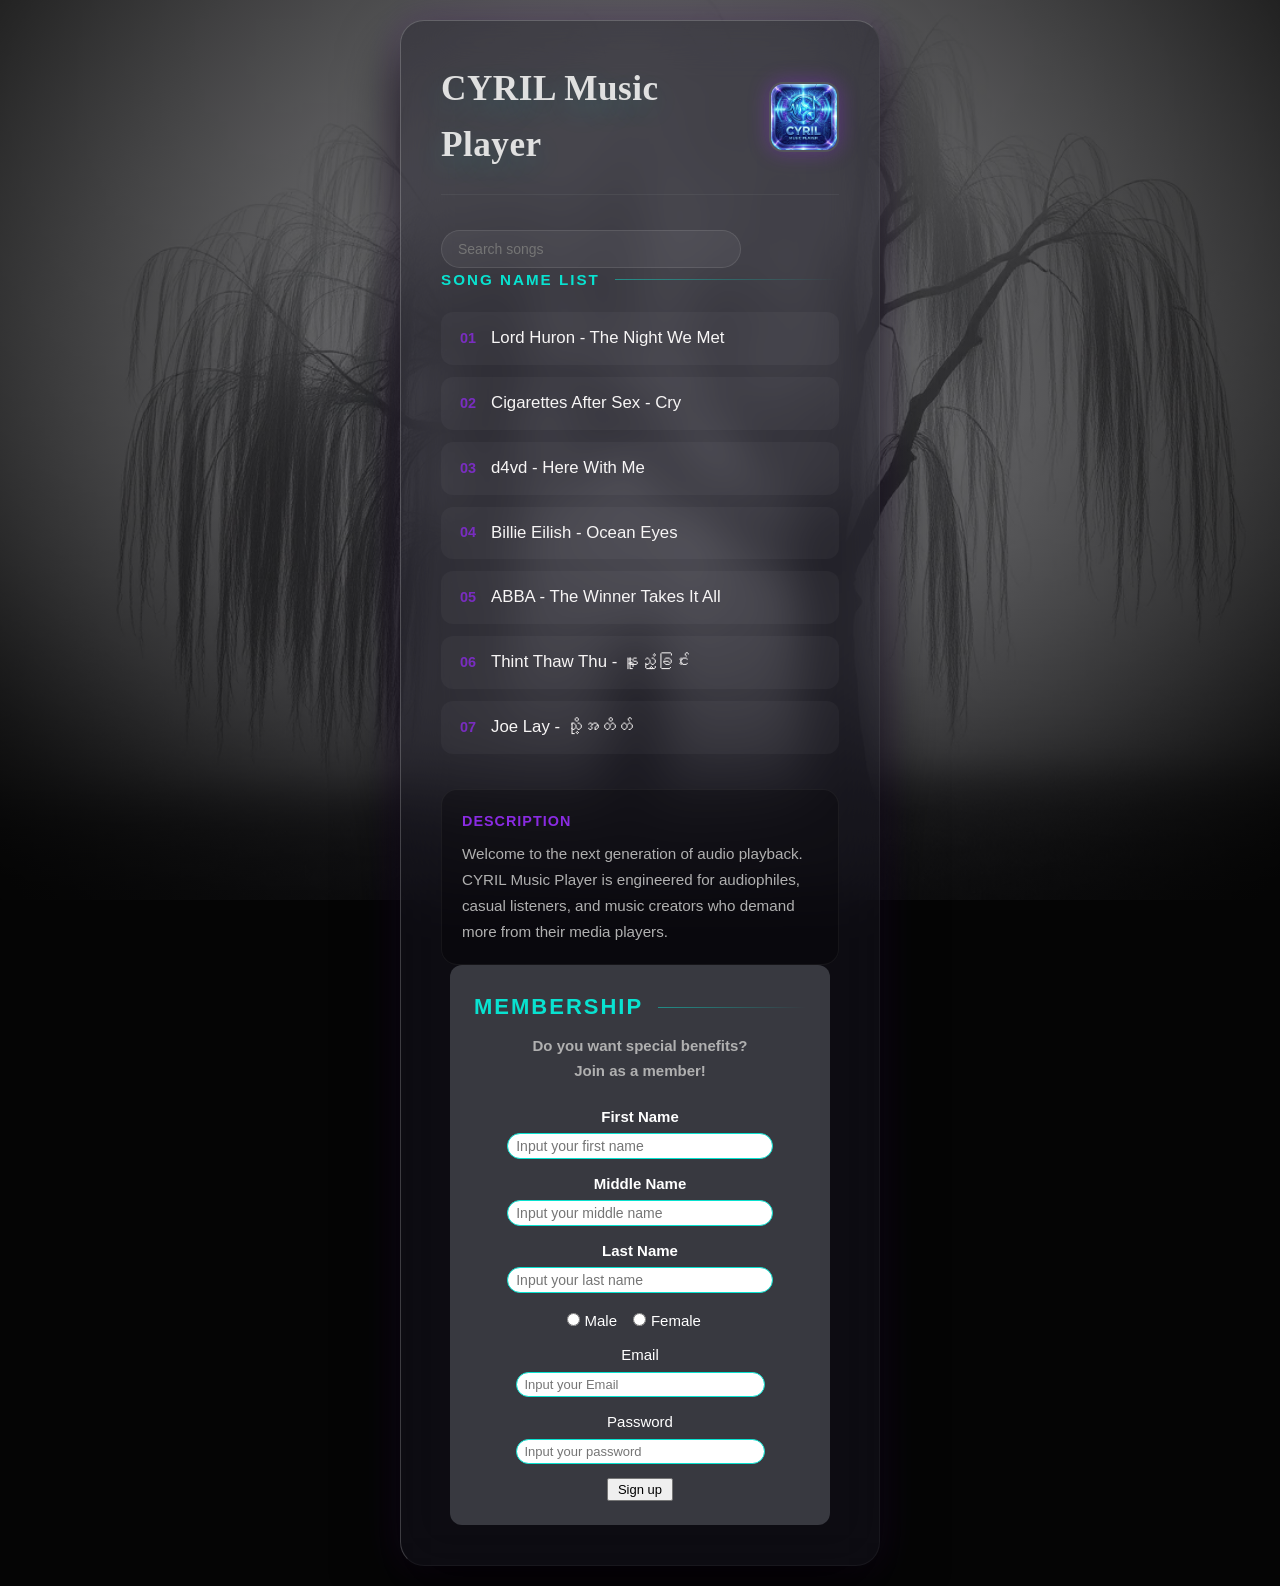
<file: index.html>
<!doctype html>
<html lang="en">
  <head>
    <meta charset="UTF-8" />
    <meta name="viewport" content="width=device-width, initial-scale=1.0" />
    <title>CYRIL Music Player</title>
    <link
      rel="shortcut icon"
      href="Screenshot 2026-09-01 213611.png"
      type="image/x-icon"
    />
    <link rel="stylesheet" href="style.css" />
  </head>
  <body>
    <div class="container">
      <header>
        <h1>CYRIL Music Player</h1>
        <img src="Screenshot 2026-09-01 213611.png" alt="Logo" class="logo" />
      </header>

      <section class="playlist-section">
        <input type="search" placeholder="Search songs" />
        <h2>Song Name List</h2>
        <ol type="1">
          <li>
            <a href="thenightwemet.html" target="_blank"
              >Lord Huron - The Night We Met</a
            >
          </li>
          <li>
            <a href="Cigarettes.html" target="_blank"
              >Cigarettes After Sex - Cry</a
            >
          </li>
          <li>
            <a href="herewithme.html" target="_blank">d4vd - Here With Me</a>
          </li>
          <li>
            <a href="oceaneyes.html" target="_blank"
              >Billie Eilish - Ocean Eyes</a
            >
          </li>
          <li>
            <a href="winnertakeitall.html" target="_blank"
              >ABBA - The Winner Takes It All</a
            >
          </li>
          <li>
            <a href="nnc.html" target="_blank">Thint Thaw Thu - နူးညံ့ခြင်း</a>
          </li>
          <li><a href="joelay.html" target="_blank">Joe Lay - သို့အတိတ်</a></li>
        </ol>
      </section>

      <section class="description-section">
        <h3>Description</h3>
        <p>
          Welcome to the next generation of audio playback. CYRIL Music Player
          is engineered for audiophiles, casual listeners, and music creators
          who demand more from their media players.
        </p>
      </section>

      <section class="membership-section">
        <h2>Membership</h2>
        <p>
          <strong>Do you want special benefits? <br />Join as a member!</strong>
        </p>

        <form>
          <label for="first_name"><strong>First Name</strong></label> <br />
          <input
            type="text"
            placeholder="Input your first name"
            id="first_name"
            name="first_name"
            required
            maxlength="20"
          />
          <br />

          <label for="middle_name"><strong>Middle Name</strong></label> <br />
          <input
            type="text"
            placeholder="Input your middle name"
            id="middle_name"
            name="middle_name"
            maxlength="20"
          />
          <br />

          <label for="last_name"><strong>Last Name</strong></label> <br />
          <input
            type="text"
            placeholder="Input your last name"
            id="last_name"
            name="last_name"
            required
            maxlength="20"
          />
          <br />

          <input type="radio" id="male" name="gender" value="male" />
          <label for="male">Male</label>

          <input type="radio" id="female" name="gender" value="female" />
          <label for="female">Female</label> <br />

          <label for="email">Email</label> <br />
          <input
            type="email"
            placeholder="Input your Email"
            id="email"
            name="email"
            required
          />
          <br />

          <label for="password">Password</label> <br />
          <input
            type="password"
            placeholder="Input your password"
            id="password"
            name="password"
            required
          />
          <br />

          <input type="submit" value="Sign up" />
        </form>
      </section>
    </div>

    <script>
      const searchInput = document.querySelector(
        ' .playlist-section input[type="search"]',
      );
      const songItems = document.querySelectorAll(".playlist-section ol li");
      searchInput.addEventListener("input", (e) => {
        const searchTerm = e.target.value.toLowerCase();
        songItems.forEach((item) => {
          const songName = item.textContent.toLowerCase();

          if (songName.includes(searchTerm)) {
            item.style.display = "";
          } else {
            item.style.display = "none";
          }
        });
      });
    </script>
  </body>
</html>
</file>
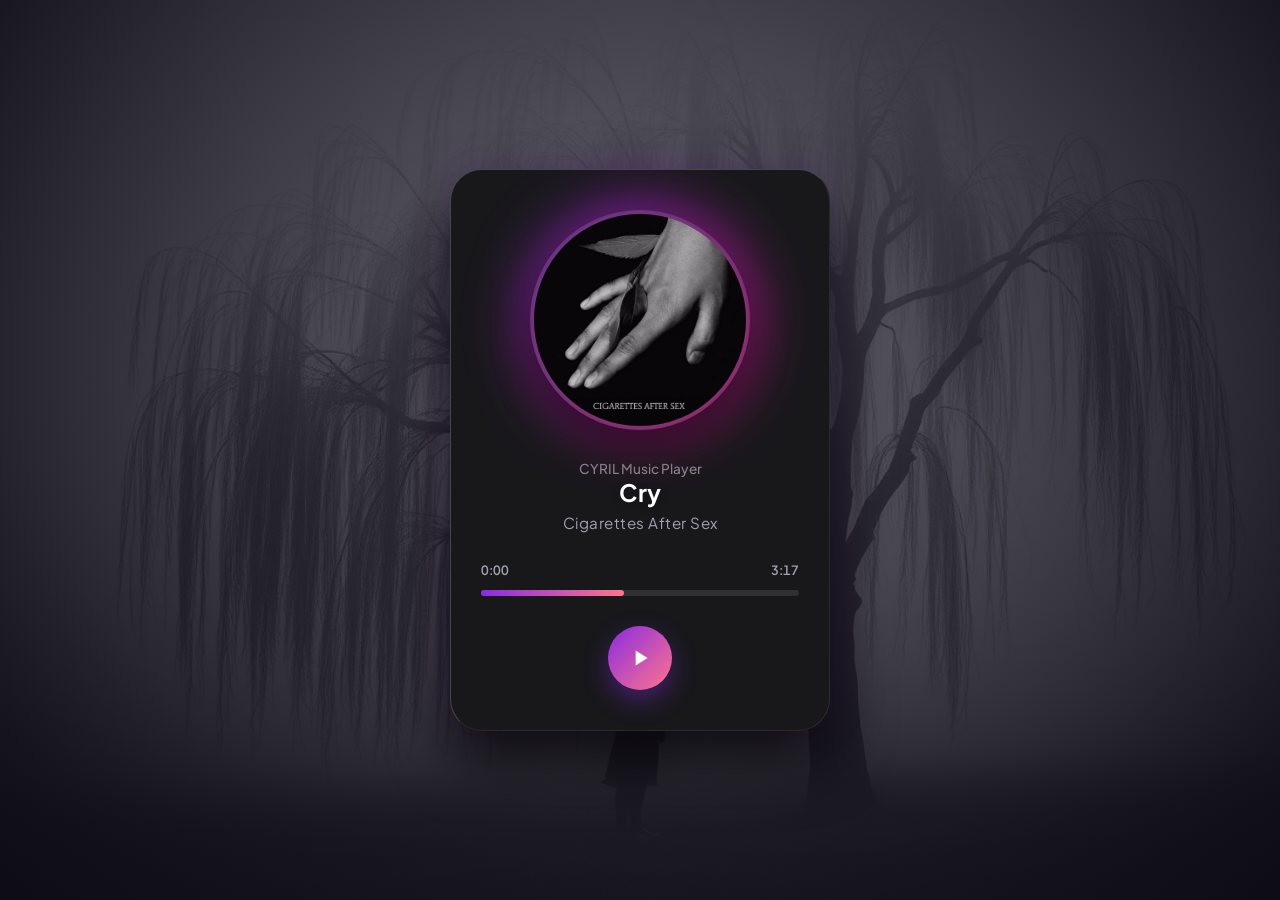
<file: Cigarettes.html>
<!doctype html>
<html lang="en">
  <head>
    <meta charset="UTF-8" />
    <meta name="viewport" content="width=device-width, initial-scale=1.0" />
    <title> Cry</title>
    <link rel="shortcut icon" href="artworks-000193629987-23khw9-t500x500.jpg" type="image/x-icon" />
    <link rel="preconnect" href="https://fonts.googleapis.com">
    <link rel="preconnect" href="https://fonts.gstatic.com" crossorigin>
    <link href="https://fonts.googleapis.com/css2?family=Plus+Jakarta+Sans:wght@300;400;600&display=swap" rel="stylesheet">
    <link rel="stylesheet" href="song-style.css" />
  </head>
  <body>
    <div class="player-card">
      <div class="artwork-container">
        <img
          src="artworks-000193629987-23khw9-t500x500.jpg"
          alt="Cigarettes After Sex - Cry"
          class="song-img"
        />
        <div class="glow-effect"></div>
      </div>

      <div class="song-info">
        <h1>CYRIL Music Player</h1>
        <h2>Cry</h2>
        <p class="artist">Cigarettes After Sex</p>
      </div>

      <audio
        id="audioPlayer"
        src="https://files.catbox.moe/ivpzv1.mp3"
        loop
        autoplay
      ></audio>

      <div class="custom-controls">
        <div class="time-container">
          <span id="currentTime">0:00</span>
          <span id="duration">3:17</span>
        </div>
        
        <div class="progress-bar-container" id="progressBarContainer">
          <div class="progress-bar" id="progressBar"></div>
        </div>

        <div class="button-group">
          <button id="playPauseBtn" class="control-btn primary-btn">
            <svg id="playIcon" viewBox="0 0 24 24"><path d="M8 5v14l11-7z"/></svg>
            <svg id="pauseIcon" viewBox="0 0 24 24" style="display:none;"><path d="M6 19h4V5H6v14zm8-14v14h4V5h-4z"/></svg>
          </button>
        </div>
      </div>
    </div>

    <script>
      const audio = document.getElementById('audioPlayer');
      const playBtn = document.getElementById('playPauseBtn');
      const playIcon = document.getElementById('playIcon');
      const pauseIcon = document.getElementById('pauseIcon');
      const progressBar = document.getElementById('progressBar');
      const progressContainer = document.getElementById('progressBarContainer');
      const currentTimeEl = document.getElementById('currentTime');

      audio.onplay = () => { playIcon.style.display = 'none'; pauseIcon.style.display = 'block'; };
      audio.onpause = () => { playIcon.style.display = 'block'; pauseIcon.style.display = 'none'; };

      playBtn.addEventListener('click', () => {
        audio.paused ? audio.play() : audio.pause();
      });

      audio.addEventListener('timeupdate', () => {
        const current = audio.currentTime;
        const duration = audio.duration || 197;
        progressBar.style.width = (current / duration) * 100 + '%';
        let min = Math.floor(current / 60);
        let sec = Math.floor(current % 60);
        if (sec < 10) sec = '0' + sec;
        currentTimeEl.textContent = `${min}:${sec}`;
      });

      progressContainer.addEventListener('click', (e) => {
        audio.currentTime = (e.offsetX / progressContainer.clientWidth) * audio.duration;
      });
    </script>
  </body>
</html>
</file>
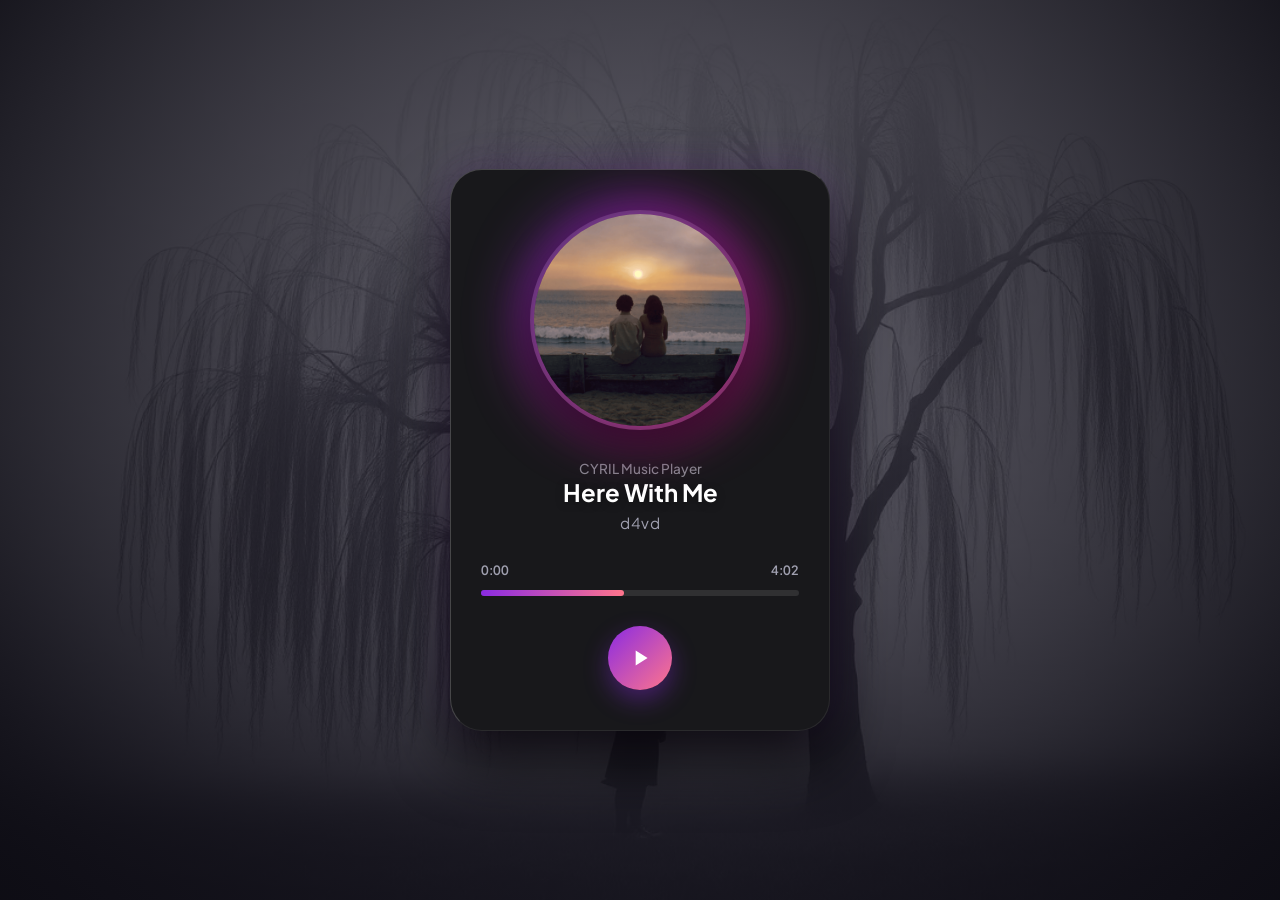
<file: herewithme.html>
<!doctype html>
<html lang="en">
  <head>
    <meta charset="UTF-8" />
    <meta name="viewport" content="width=device-width, initial-scale=1.0" />
    <title>CYRIL Music Player - Here With Me</title>
    <link rel="shortcut icon" href="ba126e5f7f1829c51bdd14e975627bad.1000x1000x1.png" type="image/x-icon" />
    <link rel="preconnect" href="https://fonts.googleapis.com">
    <link rel="preconnect" href="https://fonts.gstatic.com" crossorigin>
    <link href="https://fonts.googleapis.com/css2?family=Plus+Jakarta+Sans:wght@300;400;600&display=swap" rel="stylesheet">
    <link rel="stylesheet" href="song-style.css" />
  </head>
  <body>
    <div class="player-card">
      <div class="artwork-container">
        <img
          src="ba126e5f7f1829c51bdd14e975627bad.1000x1000x1.png"
          alt="Here With Me"
          class="song-img"
        />
        <div class="glow-effect"></div>
      </div>

      <div class="song-info">
        <h1>CYRIL Music Player</h1>
        <h2>Here With Me</h2>
        <p class="artist">d4vd</p>
      </div>

      <audio
        id="audioPlayer"
        src="https://files.catbox.moe/dwmpw7.mp3"
        loop
        autoplay
      ></audio>

      <div class="custom-controls">
        <div class="time-container">
          <span id="currentTime">0:00</span>
          <span id="duration">4:02</span>
        </div>
        
        <div class="progress-bar-container" id="progressBarContainer">
          <div class="progress-bar" id="progressBar"></div>
        </div>

        <div class="button-group">
          <button id="playPauseBtn" class="control-btn primary-btn">
            <svg id="playIcon" viewBox="0 0 24 24"><path d="M8 5v14l11-7z"/></svg>
            <svg id="pauseIcon" viewBox="0 0 24 24" style="display:none;"><path d="M6 19h4V5H6v14zm8-14v14h4V5h-4z"/></svg>
          </button>
        </div>
      </div>
    </div>

    <script>
      const audio = document.getElementById('audioPlayer');
      const playBtn = document.getElementById('playPauseBtn');
      const playIcon = document.getElementById('playIcon');
      const pauseIcon = document.getElementById('pauseIcon');
      const progressBar = document.getElementById('progressBar');
      const progressContainer = document.getElementById('progressBarContainer');
      const currentTimeEl = document.getElementById('currentTime');

      audio.onplay = () => { playIcon.style.display = 'none'; pauseIcon.style.display = 'block'; };
      audio.onpause = () => { playIcon.style.display = 'block'; pauseIcon.style.display = 'none'; };

      playBtn.addEventListener('click', () => {
        audio.paused ? audio.play() : audio.pause();
      });

      audio.addEventListener('timeupdate', () => {
        const current = audio.currentTime;
        const duration = audio.duration || 242;
        progressBar.style.width = (current / duration) * 100 + '%';
        let min = Math.floor(current / 60);
        let sec = Math.floor(current % 60);
        if (sec < 10) sec = '0' + sec;
        currentTimeEl.textContent = `${min}:${sec}`;
      });

      progressContainer.addEventListener('click', (e) => {
        audio.currentTime = (e.offsetX / progressContainer.clientWidth) * audio.duration;
      });
    </script>
  </body>
</html>
</file>
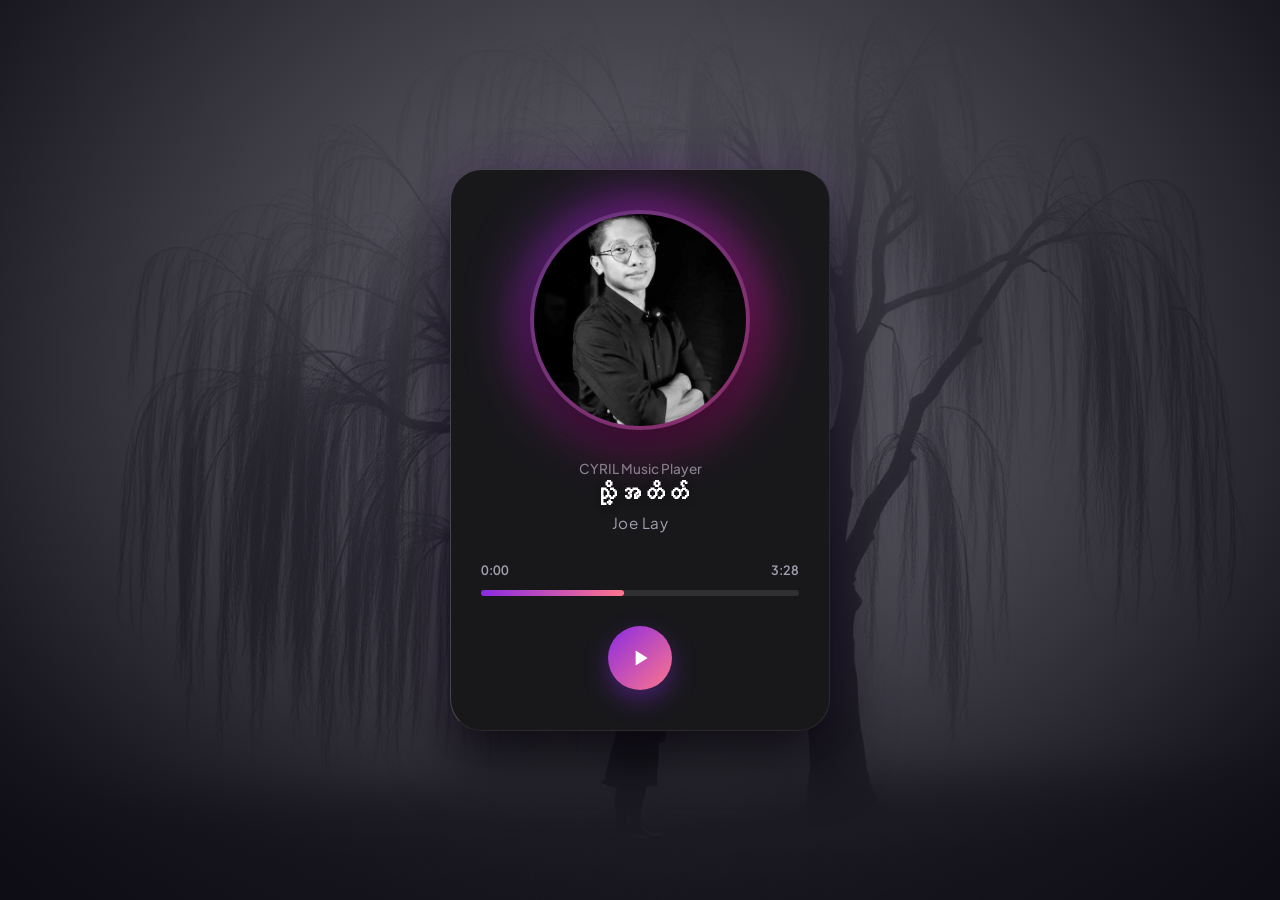
<file: joelay.html>
<!doctype html>
<html lang="en">
  <head>
    <meta charset="UTF-8" />
    <meta name="viewport" content="width=device-width, initial-scale=1.0" />
    <title>သို့အတိတ်</title>
    <link
      rel="shortcut icon"
      href="images (1)-modified.jpg"
      type="image/x-icon"
    />

    <link rel="preconnect" href="https://fonts.googleapis.com" />
    <link rel="preconnect" href="https://fonts.gstatic.com" crossorigin />
    <link
      href="https://fonts.googleapis.com/css2?family=Plus+Jakarta+Sans:wght@300;400;600&display=swap"
      rel="stylesheet"
    />
    <link rel="stylesheet" href="song-style.css" />
  </head>
  <body>
    <div class="player-card">
      <div class="artwork-container">
        <img
          src="images (1)-modified.jpg"
          alt="The Night We Met"
          class="song-img"
        />
        <div class="glow-effect"></div>
      </div>

      <div class="song-info">
        <h1>CYRIL Music Player</h1>
        <h2>သို့အတိတ်</h2>
        <p class="artist">Joe Lay</p>
      </div>

      <audio
        id="audioPlayer"
        src="သ...အတတက - Joe Lay (Lyrics Video).mp3"
        loop
        autoplay
      ></audio>

      <div class="custom-controls">
        <div class="time-container">
          <span id="currentTime">0:00</span>
          <span id="duration">3:28</span>
        </div>

        <div class="progress-bar-container" id="progressBarContainer">
          <div class="progress-bar" id="progressBar"></div>
        </div>

        <div class="button-group">
          <button id="playPauseBtn" class="control-btn primary-btn">
            <svg id="playIcon" viewBox="0 0 24 24">
              <path d="M8 5v14l11-7z" />
            </svg>
            <svg id="pauseIcon" viewBox="0 0 24 24" style="display: none">
              <path d="M6 19h4V5H6v14zm8-14v14h4V5h-4z" />
            </svg>
          </button>
        </div>
      </div>
    </div>

    <script>
      const audio = document.getElementById("audioPlayer");
      const playBtn = document.getElementById("playPauseBtn");
      const playIcon = document.getElementById("playIcon");
      const pauseIcon = document.getElementById("pauseIcon");
      const progressBar = document.getElementById("progressBar");
      const progressContainer = document.getElementById("progressBarContainer");
      const currentTimeEl = document.getElementById("currentTime");
      const durationEl = document.getElementById("duration");

      audio.onplay = () => {
        playIcon.style.display = "none";
        pauseIcon.style.display = "block";
      };
      audio.onpause = () => {
        playIcon.style.display = "block";
        pauseIcon.style.display = "none";
      };

      playBtn.addEventListener("click", () => {
        if (audio.paused) {
          audio.play();
        } else {
          audio.pause();
        }
      });

      audio.addEventListener("timeupdate", () => {
        const current = audio.currentTime;
        const duration = audio.duration || 208;
        const percent = (current / duration) * 100;
        progressBar.style.width = percent + "%";

        let min = Math.floor(current / 60);
        let sec = Math.floor(current % 60);
        if (sec < 10) sec = "0" + sec;
        currentTimeEl.textContent = `${min}:${sec}`;
      });

      progressContainer.addEventListener("click", (e) => {
        const width = progressContainer.clientWidth;
        const clickX = e.offsetX;
        const duration = audio.duration;
        audio.currentTime = (clickX / width) * duration;
      });
    </script>
  </body>
</html>
</file>
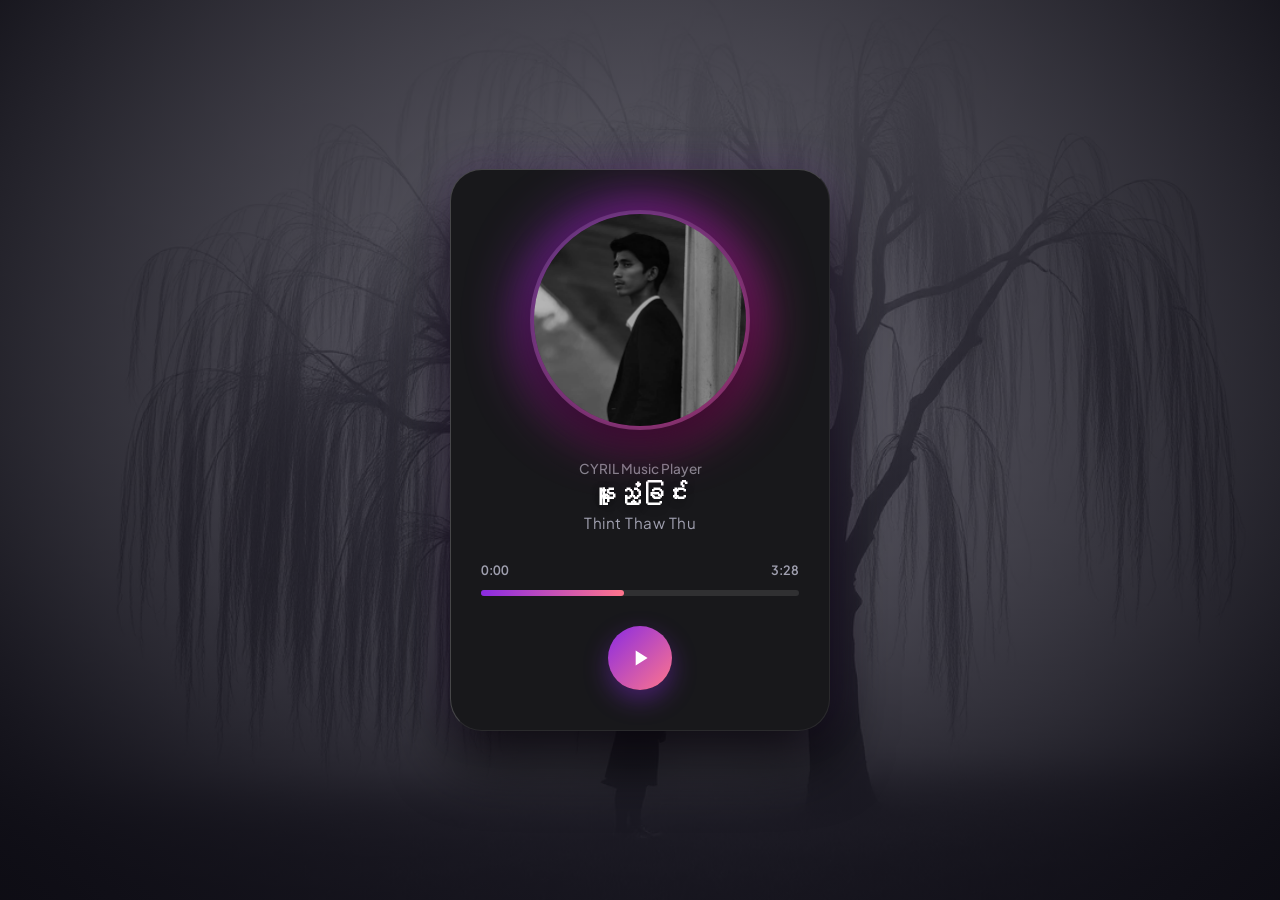
<file: nnc.html>
<!doctype html>
<html lang="en">
  <head>
    <meta charset="UTF-8" />
    <meta name="viewport" content="width=device-width, initial-scale=1.0" />
    <title>The Night We Met</title>
    <link rel="shortcut icon" href="Thint-Thaw-Thu.jpg" type="image/x-icon" />

    <link rel="preconnect" href="https://fonts.googleapis.com" />
    <link rel="preconnect" href="https://fonts.gstatic.com" crossorigin />
    <link
      href="https://fonts.googleapis.com/css2?family=Plus+Jakarta+Sans:wght@300;400;600&display=swap"
      rel="stylesheet"
    />
    <link rel="stylesheet" href="song-style.css" />
  </head>
  <body>
    <div class="player-card">
      <div class="artwork-container">
        <img src="Thint-Thaw-Thu.jpg" alt="The Night We Met" class="song-img" />
        <div class="glow-effect"></div>
      </div>

      <div class="song-info">
        <h1>CYRIL Music Player</h1>
        <h2>နူးညံ့ခြင်း</h2>
        <p class="artist">Thint Thaw Thu</p>
      </div>

      <audio
        id="audioPlayer"
        src="နညခင  - Thint Thaw Thu  ( Official Music Video ).mp3"
        loop
        autoplay
      ></audio>

      <div class="custom-controls">
        <div class="time-container">
          <span id="currentTime">0:00</span>
          <span id="duration">3:28</span>
        </div>

        <div class="progress-bar-container" id="progressBarContainer">
          <div class="progress-bar" id="progressBar"></div>
        </div>

        <div class="button-group">
          <button id="playPauseBtn" class="control-btn primary-btn">
            <svg id="playIcon" viewBox="0 0 24 24">
              <path d="M8 5v14l11-7z" />
            </svg>
            <svg id="pauseIcon" viewBox="0 0 24 24" style="display: none">
              <path d="M6 19h4V5H6v14zm8-14v14h4V5h-4z" />
            </svg>
          </button>
        </div>
      </div>
    </div>

    <script>
      const audio = document.getElementById("audioPlayer");
      const playBtn = document.getElementById("playPauseBtn");
      const playIcon = document.getElementById("playIcon");
      const pauseIcon = document.getElementById("pauseIcon");
      const progressBar = document.getElementById("progressBar");
      const progressContainer = document.getElementById("progressBarContainer");
      const currentTimeEl = document.getElementById("currentTime");
      const durationEl = document.getElementById("duration");

      audio.onplay = () => {
        playIcon.style.display = "none";
        pauseIcon.style.display = "block";
      };
      audio.onpause = () => {
        playIcon.style.display = "block";
        pauseIcon.style.display = "none";
      };

      playBtn.addEventListener("click", () => {
        if (audio.paused) {
          audio.play();
        } else {
          audio.pause();
        }
      });

      audio.addEventListener("timeupdate", () => {
        const current = audio.currentTime;
        const duration = audio.duration || 208; 
        const percent = (current / duration) * 100;
        progressBar.style.width = percent + "%";

        let min = Math.floor(current / 60);
        let sec = Math.floor(current % 60);
        if (sec < 10) sec = "0" + sec;
        currentTimeEl.textContent = `${min}:${sec}`;
      });

      progressContainer.addEventListener("click", (e) => {
        const width = progressContainer.clientWidth;
        const clickX = e.offsetX;
        const duration = audio.duration;
        audio.currentTime = (clickX / width) * duration;
      });
    </script>
  </body>
</html>
</file>
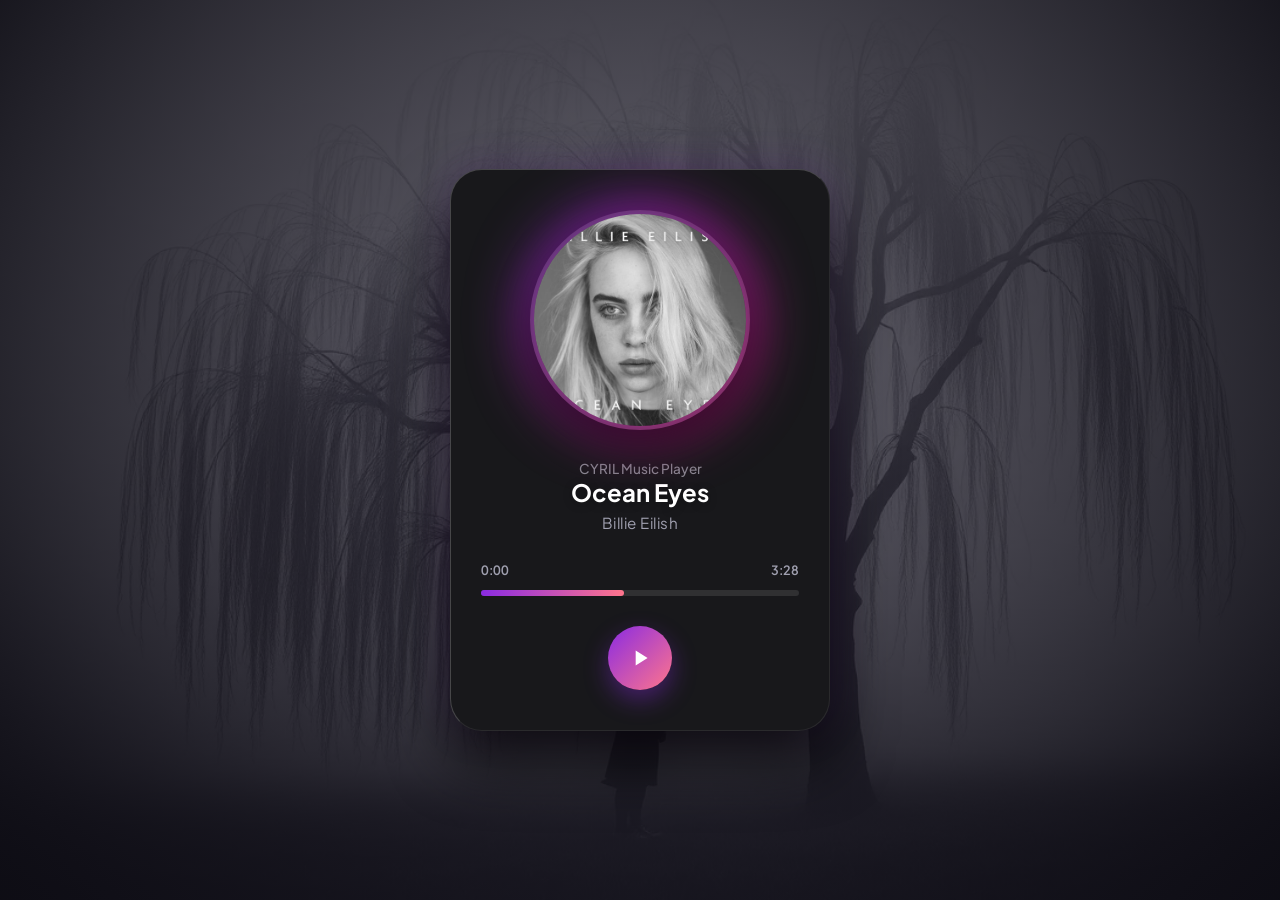
<file: oceaneyes.html>
<!doctype html>
<html lang="en">
  <head>
    <meta charset="UTF-8" />
    <meta name="viewport" content="width=device-width, initial-scale=1.0" />
    <title>Ocean Eyes</title>
    <link rel="shortcut icon" href="500x500.jpg" type="image/x-icon" />
    <link rel="preconnect" href="https://fonts.googleapis.com">
    <link rel="preconnect" href="https://fonts.gstatic.com" crossorigin>
    <link href="https://fonts.googleapis.com/css2?family=Plus+Jakarta+Sans:wght@300;400;600&display=swap" rel="stylesheet">
    <link rel="stylesheet" href="song-style.css" />
  </head>
  <body>
    <div class="player-card">
      <div class="artwork-container">
        <img src="500x500.jpg" alt="Ocean Eyes" class="song-img" />
        <div class="glow-effect"></div>
      </div>

      <div class="song-info">
        <h1>CYRIL Music Player</h1>
        <h2>Ocean Eyes</h2>
        <p class="artist">Billie Eilish</p>
      </div>


      <audio
        id="audioPlayer"
        src="Ocean Eyes - Billie Eilish.mp3"
        loop
        autoplay
      ></audio>


      <div class="custom-controls">
        <div class="time-container">
          <span id="currentTime">0:00</span>
          <span id="duration">3:28</span>
        </div>
        
        <div class="progress-bar-container" id="progressBarContainer">
          <div class="progress-bar" id="progressBar"></div>
        </div>

        <div class="button-group">
          <button id="playPauseBtn" class="control-btn primary-btn">
            <svg id="playIcon" viewBox="0 0 24 24"><path d="M8 5v14l11-7z"/></svg>
            <svg id="pauseIcon" viewBox="0 0 24 24" style="display:none;"><path d="M6 19h4V5H6v14zm8-14v14h4V5h-4z"/></svg>
          </button>
        </div>
      </div>
    </div>


    <script>
      const audio = document.getElementById('audioPlayer');
      const playBtn = document.getElementById('playPauseBtn');
      const playIcon = document.getElementById('playIcon');
      const pauseIcon = document.getElementById('pauseIcon');
      const progressBar = document.getElementById('progressBar');
      const progressContainer = document.getElementById('progressBarContainer');
      const currentTimeEl = document.getElementById('currentTime');
      const durationEl = document.getElementById('duration');


      audio.onplay = () => {
        playIcon.style.display = 'none';
        pauseIcon.style.display = 'block';
      };
      audio.onpause = () => {
        playIcon.style.display = 'block';
        pauseIcon.style.display = 'none';
      };

      playBtn.addEventListener('click', () => {
        if (audio.paused) {
          audio.play();
        } else {
          audio.pause();
        }
      });

      audio.addEventListener('timeupdate', () => {
        const current = audio.currentTime;
        const duration = audio.duration || 208; 
        const percent = (current / duration) * 100;
        progressBar.style.width = percent + '%';
        
        let min = Math.floor(current / 60);
        let sec = Math.floor(current % 60);
        if (sec < 10) sec = '0' + sec;
        currentTimeEl.textContent = `${min}:${sec}`;
      });

      progressContainer.addEventListener('click', (e) => {
        const width = progressContainer.clientWidth;
        const clickX = e.offsetX;
        const duration = audio.duration;
        audio.currentTime = (clickX / width) * duration;
      });
    </script>
  </body>
</html>
</file>
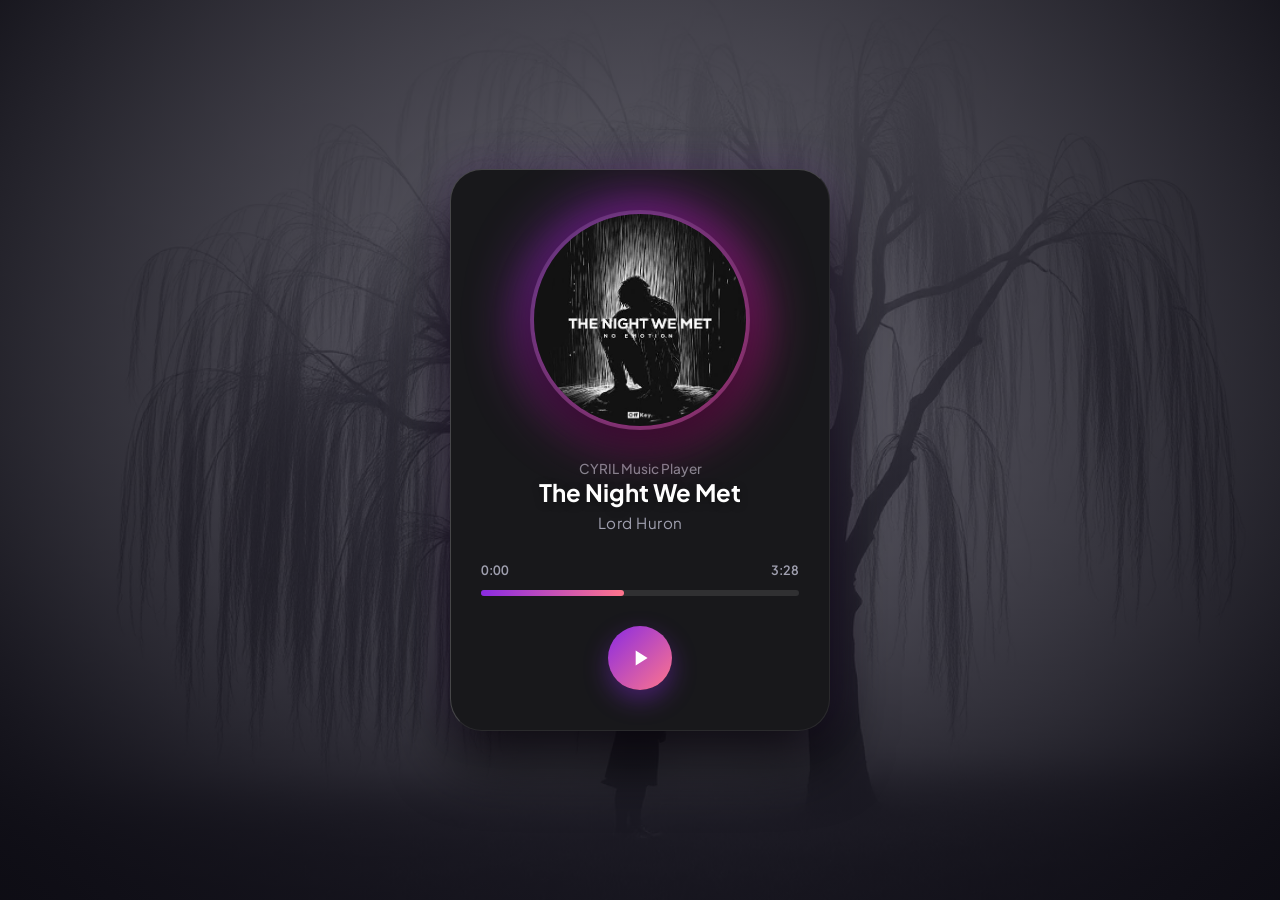
<file: thenightwemet.html>
<!doctype html>
<html lang="en">
  <head>
    <meta charset="UTF-8" />
    <meta name="viewport" content="width=device-width, initial-scale=1.0" />
    <title>The Night We Met</title>
    <link rel="shortcut icon" href="images.jpg" type="image/x-icon" />

    <link rel="preconnect" href="https://fonts.googleapis.com" />
    <link rel="preconnect" href="https://fonts.gstatic.com" crossorigin />
    <link
      href="https://fonts.googleapis.com/css2?family=Plus+Jakarta+Sans:wght@300;400;600&display=swap"
      rel="stylesheet"
    />
    <link rel="stylesheet" href="song-style.css" />
  </head>
  <body>
    <div class="player-card">
      <div class="artwork-container">
        <img src="images.jpg" alt="The Night We Met" class="song-img" />
        <div class="glow-effect"></div>
      </div>

      <div class="song-info">
        <h1>CYRIL Music Player</h1>
        <h2>The Night We Met</h2>
        <p class="artist">Lord Huron</p>
      </div>

      <audio
        id="audioPlayer"
        src="Lord Huron The Night We Met Official Audio.mp3"
        loop
        autoplay
      ></audio>

      <div class="custom-controls">
        <div class="time-container">
          <span id="currentTime">0:00</span>
          <span id="duration">3:28</span>
        </div>

        <div class="progress-bar-container" id="progressBarContainer">
          <div class="progress-bar" id="progressBar"></div>
        </div>

        <div class="button-group">
          <button id="playPauseBtn" class="control-btn primary-btn">
            <svg id="playIcon" viewBox="0 0 24 24">
              <path d="M8 5v14l11-7z" />
            </svg>
            <svg id="pauseIcon" viewBox="0 0 24 24" style="display: none">
              <path d="M6 19h4V5H6v14zm8-14v14h4V5h-4z" />
            </svg>
          </button>
        </div>
      </div>
    </div>

    <script>
      const audio = document.getElementById("audioPlayer");
      const playBtn = document.getElementById("playPauseBtn");
      const playIcon = document.getElementById("playIcon");
      const pauseIcon = document.getElementById("pauseIcon");
      const progressBar = document.getElementById("progressBar");
      const progressContainer = document.getElementById("progressBarContainer");
      const currentTimeEl = document.getElementById("currentTime");
      const durationEl = document.getElementById("duration");

      audio.onplay = () => {
        playIcon.style.display = "none";
        pauseIcon.style.display = "block";
      };
      audio.onpause = () => {
        playIcon.style.display = "block";
        pauseIcon.style.display = "none";
      };

      playBtn.addEventListener("click", () => {
        if (audio.paused) {
          audio.play();
        } else {
          audio.pause();
        }
      });

      audio.addEventListener("timeupdate", () => {
        const current = audio.currentTime;
        const duration = audio.duration || 208;
        const percent = (current / duration) * 100;
        progressBar.style.width = percent + "%";

        let min = Math.floor(current / 60);
        let sec = Math.floor(current % 60);
        if (sec < 10) sec = "0" + sec;
        currentTimeEl.textContent = `${min}:${sec}`;
      });

      progressContainer.addEventListener("click", (e) => {
        const width = progressContainer.clientWidth;
        const clickX = e.offsetX;
        const duration = audio.duration;
        audio.currentTime = (clickX / width) * duration;
      });
    </script>
  </body>
</html>
</file>
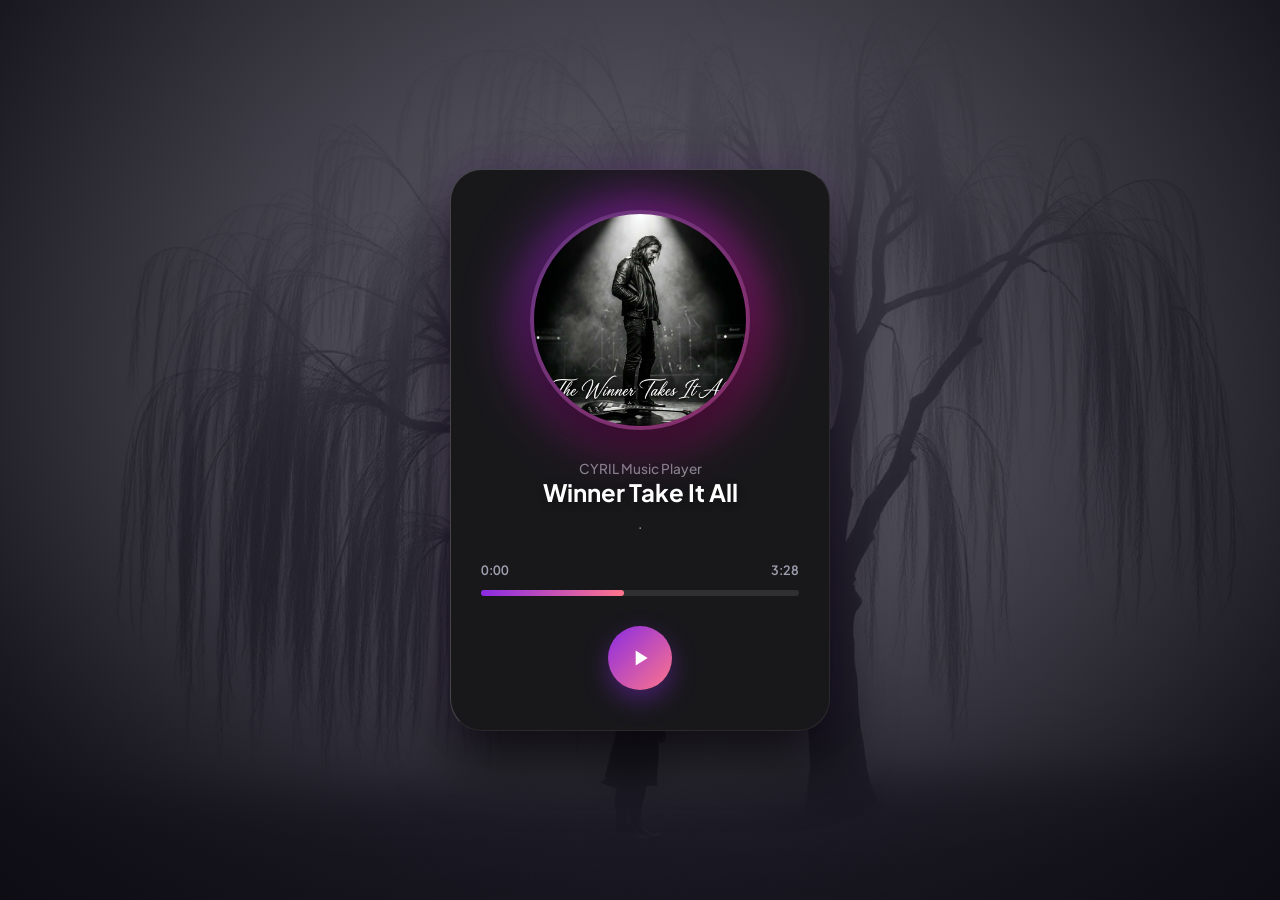
<file: winnertakeitall.html>
<!doctype html>
<html lang="en">
  <head>
    <meta charset="UTF-8" />
    <meta name="viewport" content="width=device-width, initial-scale=1.0" />
    <title>Winner Take It All</title>
    <link rel="shortcut icon" href="maxresdefault.jpg" type="image/x-icon" />
    <link rel="preconnect" href="https://fonts.googleapis.com">
    <link rel="preconnect" href="https://fonts.gstatic.com" crossorigin>
    <link href="https://fonts.googleapis.com/css2?family=Plus+Jakarta+Sans:wght@300;400;600&display=swap" rel="stylesheet">
    <link rel="stylesheet" href="song-style.css" />
  </head>
  <body>
    <div class="player-card">
      <div class="artwork-container">
        <img src="maxresdefault.jpg" alt="Winner Take It All" class="song-img" />
        <div class="glow-effect"></div>
      </div>

      <div class="song-info">
        <h1>CYRIL Music Player</h1>
        <h2>Winner Take It All</h2>
        <p class="artist">.</p>
      </div>

      <audio
        id="audioPlayer"
        src="ABBA - The Winner Takes It All.mp3"
        loop
        autoplay
      ></audio>

      <div class="custom-controls">
        <div class="time-container">
          <span id="currentTime">0:00</span>
          <span id="duration">3:28</span>
        </div>
        
        <div class="progress-bar-container" id="progressBarContainer">
          <div class="progress-bar" id="progressBar"></div>
        </div>

        <div class="button-group">
          <button id="playPauseBtn" class="control-btn primary-btn">
            <svg id="playIcon" viewBox="0 0 24 24"><path d="M8 5v14l11-7z"/></svg>
            <svg id="pauseIcon" viewBox="0 0 24 24" style="display:none;"><path d="M6 19h4V5H6v14zm8-14v14h4V5h-4z"/></svg>
          </button>
        </div>
      </div>
    </div>


    <script>
      const audio = document.getElementById('audioPlayer');
      const playBtn = document.getElementById('playPauseBtn');
      const playIcon = document.getElementById('playIcon');
      const pauseIcon = document.getElementById('pauseIcon');
      const progressBar = document.getElementById('progressBar');
      const progressContainer = document.getElementById('progressBarContainer');
      const currentTimeEl = document.getElementById('currentTime');
      const durationEl = document.getElementById('duration');

      audio.onplay = () => {
        playIcon.style.display = 'none';
        pauseIcon.style.display = 'block';
      };
      audio.onpause = () => {
        playIcon.style.display = 'block';
        pauseIcon.style.display = 'none';
      };

      playBtn.addEventListener('click', () => {
        if (audio.paused) {
          audio.play();
        } else {
          audio.pause();
        }
      });

      audio.addEventListener('timeupdate', () => {
        const current = audio.currentTime;
        const duration = audio.duration || 208; // fallback 3:28
        const percent = (current / duration) * 100;
        progressBar.style.width = percent + '%';
        
        let min = Math.floor(current / 60);
        let sec = Math.floor(current % 60);
        if (sec < 10) sec = '0' + sec;
        currentTimeEl.textContent = `${min}:${sec}`;
      });

      progressContainer.addEventListener('click', (e) => {
        const width = progressContainer.clientWidth;
        const clickX = e.offsetX;
        const duration = audio.duration;
        audio.currentTime = (clickX / width) * duration;
      });
    </script>
  </body>
</html>
</file>
<file: style.css>
* {
  margin: 0;
  padding: 0;
  box-sizing: border-box;
}

body {
  font-family:
    "Inter",
    -apple-system,
    BlinkMacSystemFont,
    "Segoe UI",
    Roboto,
    sans-serif;
  background-color: #050505;
  background-image:
    radial-gradient(
      circle at center,
      rgba(10, 10, 20, 0.4) 0%,
      rgba(0, 0, 0, 0.85) 100%
    ),
    url("mrXToWb.webp");
  background-size: cover;
  background-position: center;
  background-attachment: fixed;
  color: #e0e0e0;
  line-height: 1.6;
  display: flex;
  justify-content: center;
  align-items: center;
  min-height: 100vh;
  padding: 20px;
}

.container {
  background: rgba(25, 24, 38, 0.4);
  backdrop-filter: blur(25px);
  -webkit-backdrop-filter: blur(25px);
  border: 1px solid rgba(255, 255, 255, 0.05);
  border-top: 1px solid rgba(255, 255, 255, 0.2);
  border-left: 1px solid rgba(255, 255, 255, 0.2);

  padding: 40px;
  width: 100%;
  max-width: 480px;
  border-radius: 24px;
  box-shadow:
    0 30px 60px rgba(0, 0, 0, 0.8),
    0 0 40px rgba(138, 43, 226, 0.15);
  position: relative;

  animation: fadeUp 0.8s ease-out;
}

@keyframes fadeUp {
  from {
    opacity: 0;
    transform: translateY(20px);
  }
  to {
    opacity: 1;
    transform: translateY(0);
  }
}

header {
  display: flex;
  align-items: center;
  justify-content: flex-start;
  gap: 20px;
  margin-bottom: 35px;
  padding-bottom: 20px;
  border-bottom: 1px solid rgba(255, 255, 255, 0.05);
}

h1 {
  font-family: "Playfair Display", Cambria, Georgia, serif;
  font-size: 2.2rem;
  font-weight: 700;
  letter-spacing: 0.5px;
  margin: 0;
  text-shadow: 0 10px 30px rgba(9, 226, 208, 0.2);
}

.logo {
  width: 70px;
  height: 70px;
  object-fit: cover;
  border-radius: 20%;
  border: 2px solid rgba(255, 255, 255, 0.1);
  box-shadow: 0 0 20px rgba(138, 43, 226, 0.4);
  flex-shrink: 0;
  transition: transform 0.3s ease;
}

.logo:hover {
  transform: scale(1.05) rotate(5deg);
}

.playlist-section {
  margin-bottom: 35px;
  text-align: left;
  input[type="search"] {
    width: 100%;
    max-width: 300px;
    padding: 10px 16px;
    box-sizing: border-box;
    background-color: rgba(255, 255, 255, 0.05);
    border: 1px solid rgba(255, 255, 255, 0.1);
    border-radius: 20px;
    color: #ffffff;
    font-size: 14px;
    outline: none;
    transition: all 0.3s ease;
  }
}

h2 {
  font-size: 0.95rem;
  text-transform: uppercase;
  letter-spacing: 2px;
  color: #09e2d0;
  margin-bottom: 20px;
  font-weight: 600;
  display: flex;
  align-items: center;
  gap: 15px;
}

h2::after {
  content: "";
  flex: 1;
  height: 1px;
  background: linear-gradient(90deg, rgba(9, 226, 208, 0.5), transparent);
}

ol {
  list-style: none;
  counter-reset: playlist-counter;
  padding-left: 0;
  display: flex;
  flex-direction: column;
  gap: 12px;
}

ol li {
  counter-increment: playlist-counter;
  display: flex;
  align-items: center;
  background: rgba(255, 255, 255, 0.03);
  padding: 12px 18px;
  border-radius: 12px;
  border: 1px solid transparent;
  transition: all 0.3s ease;
}

ol li::before {
  content: counter(playlist-counter, decimal-leading-zero);
  color: #8a2be2;
  font-weight: 700;
  font-size: 0.9rem;
  margin-right: 15px;
  opacity: 0.8;
}

ol li:hover {
  background: rgba(255, 255, 255, 0.08);
  border-color: rgba(9, 226, 208, 0.3);
  transform: translateX(5px);
  box-shadow: 0 10px 20px rgba(0, 0, 0, 0.2);
}

ol li a {
  color: #f7f5f5;
  text-decoration: none;
  font-size: 1.05rem;
  font-weight: 500;
  transition: color 0.3s ease;
  flex: 1;
}

ol li:hover a {
  color: #09e2d0;
}

.description-section {
  background: rgba(0, 0, 0, 0.25);
  padding: 20px;
  border-radius: 16px;
  border: 1px solid rgba(255, 255, 255, 0.05);
  text-align: left;
}

h3 {
  font-size: 0.9rem;
  color: #8a2be2;
  margin-bottom: 8px;
  text-transform: uppercase;
  letter-spacing: 1px;
}

p {
  color: #b0b0b0;
  font-size: 0.95rem;
  line-height: 1.7;
}

.membership-section {
  background-color: #383940;
  color: #ffffff;
  padding: 24px;
  border-radius: 12px;
  text-align: center;
  font-family: sans-serif;
  max-width: 380px;
  margin: 0 auto;
}

.membership-section h2 {
  margin-top: 0;
  margin-bottom: 8px;
  font-size: 22px;
}

.membership-section p {
  margin-bottom: 20px;
  font-size: 15px;
}

.membership-section label {
  display: inline-block;
  margin-bottom: 4px;
  font-size: 15px;
}

.membership-section input[type="text"] {
  width: 80%;
  padding: 4px 8px;
  margin-bottom: 12px;
  border: 1px solid #777;
  background-color: #ffffff;
  color: #000000;
  font-size: 14px;
  box-sizing: border-box;
  border-radius: 20px;
  border-style: double;
  border-color: #09e2d0;
}
.membership-section input[type="email"] {
  width: 75%;
  padding: 4px 8px;
  margin-bottom: 12px;
  border: 1px solid #777;
  background-color: #ffffff;
  color: #000000;
  font-size: 13px;
  box-sizing: border-box;
  border-radius: 20px;
  border-style: double;
  border-color: #09e2d0;
}

.membership-section input[type="password"] {
  width: 75%;
  padding: 4px 8px;
  margin-bottom: 12px;
  border: 1px solid #777;
  background-color: #ffffff;
  color: #000000;
  font-size: 13px;
  box-sizing: border-box;
  border-radius: 20px;
  border-style: double;
  border-color: #09e2d0;
}

.membership-section input[type="radio"] {
  margin-top: 8px;
  margin-bottom: 16px;
  cursor: pointer;
}

.membership-section input[type="radio"] + label {
  margin-right: 12px;
  font-weight: normal;
}

.membership-section input[type="submit"] {
  padding: 3px 10px;
  background-color: #efefef;
  border: 1px solid #767676;
  border-radius: 2px;
  color: #000000;
  cursor: pointer;
  font-size: 13px;
}

.membership-section input[type="submit"]:hover {
  background-color: #e5e5e5;
}
</file>
<file: song-style.css>
* {
  margin: 0;
  padding: 0;
  box-sizing: border-box;
}

body {
  font-family:
    "Plus Jakarta Sans",
    -apple-system,
    BlinkMacSystemFont,
    sans-serif;
  color: #ffffff;
  display: flex;
  justify-content: center;
  align-items: center;
  min-height: 100vh;
  overflow: hidden;

  background-image:
    radial-gradient(
      circle at center,
      rgba(30, 27, 46, 0.6) 0%,
      rgba(13, 12, 20, 0.95) 100%
    ),
    url("mrXToWb.webp");
  background-size: cover;
  background-repeat: no-repeat;
  background-position: center;
}

.player-card {
  background: #18181b;
  border: 1px solid rgba(255, 255, 255, 0.05);
  box-shadow: 0 20px 40px rgba(0, 0, 0, 0.4);

  border: 1px solid rgba(255, 255, 255, 0.08);
  border-top: 1px solid rgba(255, 255, 255, 0.2);
  border-left: 1px solid rgba(255, 255, 255, 0.2);
  padding: 40px 30px;
  border-radius: 32px;
  box-shadow:
    0 30px 60px rgba(0, 0, 0, 0.8),
    0 0 40px rgba(138, 43, 226, 0.15);
  text-align: center;
  max-width: 380px;
  width: 90%;
  position: relative;
}

.artwork-container {
  position: relative;
  width: 220px;
  height: 220px;
  margin: 0 auto 30px auto;
}

.song-img {
  width: 100%;
  height: 100%;
  object-fit: cover;
  border-radius: 50%;
  position: relative;
  z-index: 2;
  border: 4px solid rgba(255, 255, 255, 0.1);
  box-shadow: 0 15px 35px rgba(0, 0, 0, 0.6);
  animation: slowSpin 20s linear infinite;
}

@keyframes slowSpin {
  from {
    transform: rotate(0deg);
  }
  to {
    transform: rotate(360deg);
  }
}

.glow-effect {
  position: absolute;
  top: 0;
  left: 0;
  width: 100%;
  height: 100%;
  background: linear-gradient(135deg, #8a2be2, #ff1493);
  border-radius: 50%;
  filter: blur(30px);
  z-index: 1;
  animation: pulseGlow 4s ease-in-out infinite;
}

@keyframes pulseGlow {
  0%,
  100% {
    transform: scale(0.9);
    opacity: 0.4;
  }
  50% {
    transform: scale(1.05);
    opacity: 0.7;
  }
}

.song-info {
  margin-bottom: 30px;
}

h1 {
  font-size: 0.85rem;
  color: #888890;
  font-weight: 500;
  letter-spacing: normal;
  text-transform: none;
}

h2 {
  font-size: 1.5rem;
  color: #ffffff;
  font-weight: 700;
  margin-bottom: 6px;
  text-shadow: 0 2px 10px rgba(0, 0, 0, 0.3);
}

.artist {
  font-size: 0.95rem;
  color: #a0a0b0;
  font-weight: 400;
  letter-spacing: 0.5px;
}

audio {
  display: none;
}

.custom-controls {
  width: 100%;
}

.time-container {
  display: flex;
  justify-content: space-between;
  font-size: 0.8rem;
  color: #a0a0b0;
  margin-bottom: 12px;
  font-weight: 600;
  font-variant-numeric: tabular-nums;
}

.progress-bar-container {
  width: 100%;
  height: 6px;
  background: rgba(255, 255, 255, 0.1);
  border-radius: 10px;
  cursor: pointer;
  margin-bottom: 30px;
  position: relative;
  transition: height 0.2s ease;
}

.progress-bar-container:hover {
  height: 10px;
}

.progress-bar {
  width: 45%;
  height: 100%;
  background: linear-gradient(90deg, #8a2be2, #ff758c);
  border-radius: 10px;
  position: relative;
  transition: width 0.1s linear;
}

.progress-bar::after {
  content: "";
  position: absolute;
  right: -5px;
  top: 50%;
  transform: translateY(-50%) scale(0);
  width: 12px;
  height: 12px;
  background: #ffffff;
  border-radius: 50%;
  box-shadow: 0 0 10px rgba(255, 117, 140, 0.8);
  transition: transform 0.2s cubic-bezier(0.175, 0.885, 0.32, 1.275);
}

.progress-bar-container:hover .progress-bar::after {
  transform: translateY(-50%) scale(1);
}

.button-group {
  display: flex;
  justify-content: center;
  align-items: center;
  gap: 20px;
}

.control-btn {
  background: none;
  border: none;
  cursor: pointer;
  display: flex;
  align-items: center;
  justify-content: center;
  transition: all 0.2s ease;
}

.primary-btn {
  width: 64px;
  height: 64px;
  border-radius: 50%;
  background: linear-gradient(135deg, #8a2be2, #ff758c);
  box-shadow: 0 10px 25px rgba(138, 43, 226, 0.4);
}
.primary-btn:hover {
  transform: scale(1.02);
  filter: brightness(0.9);
}
.primary-btn:active {
  transform: scale(0.95);
}

.control-btn svg {
  width: 26px;
  height: 26px;
  fill: #ffffff;
}
</file>
